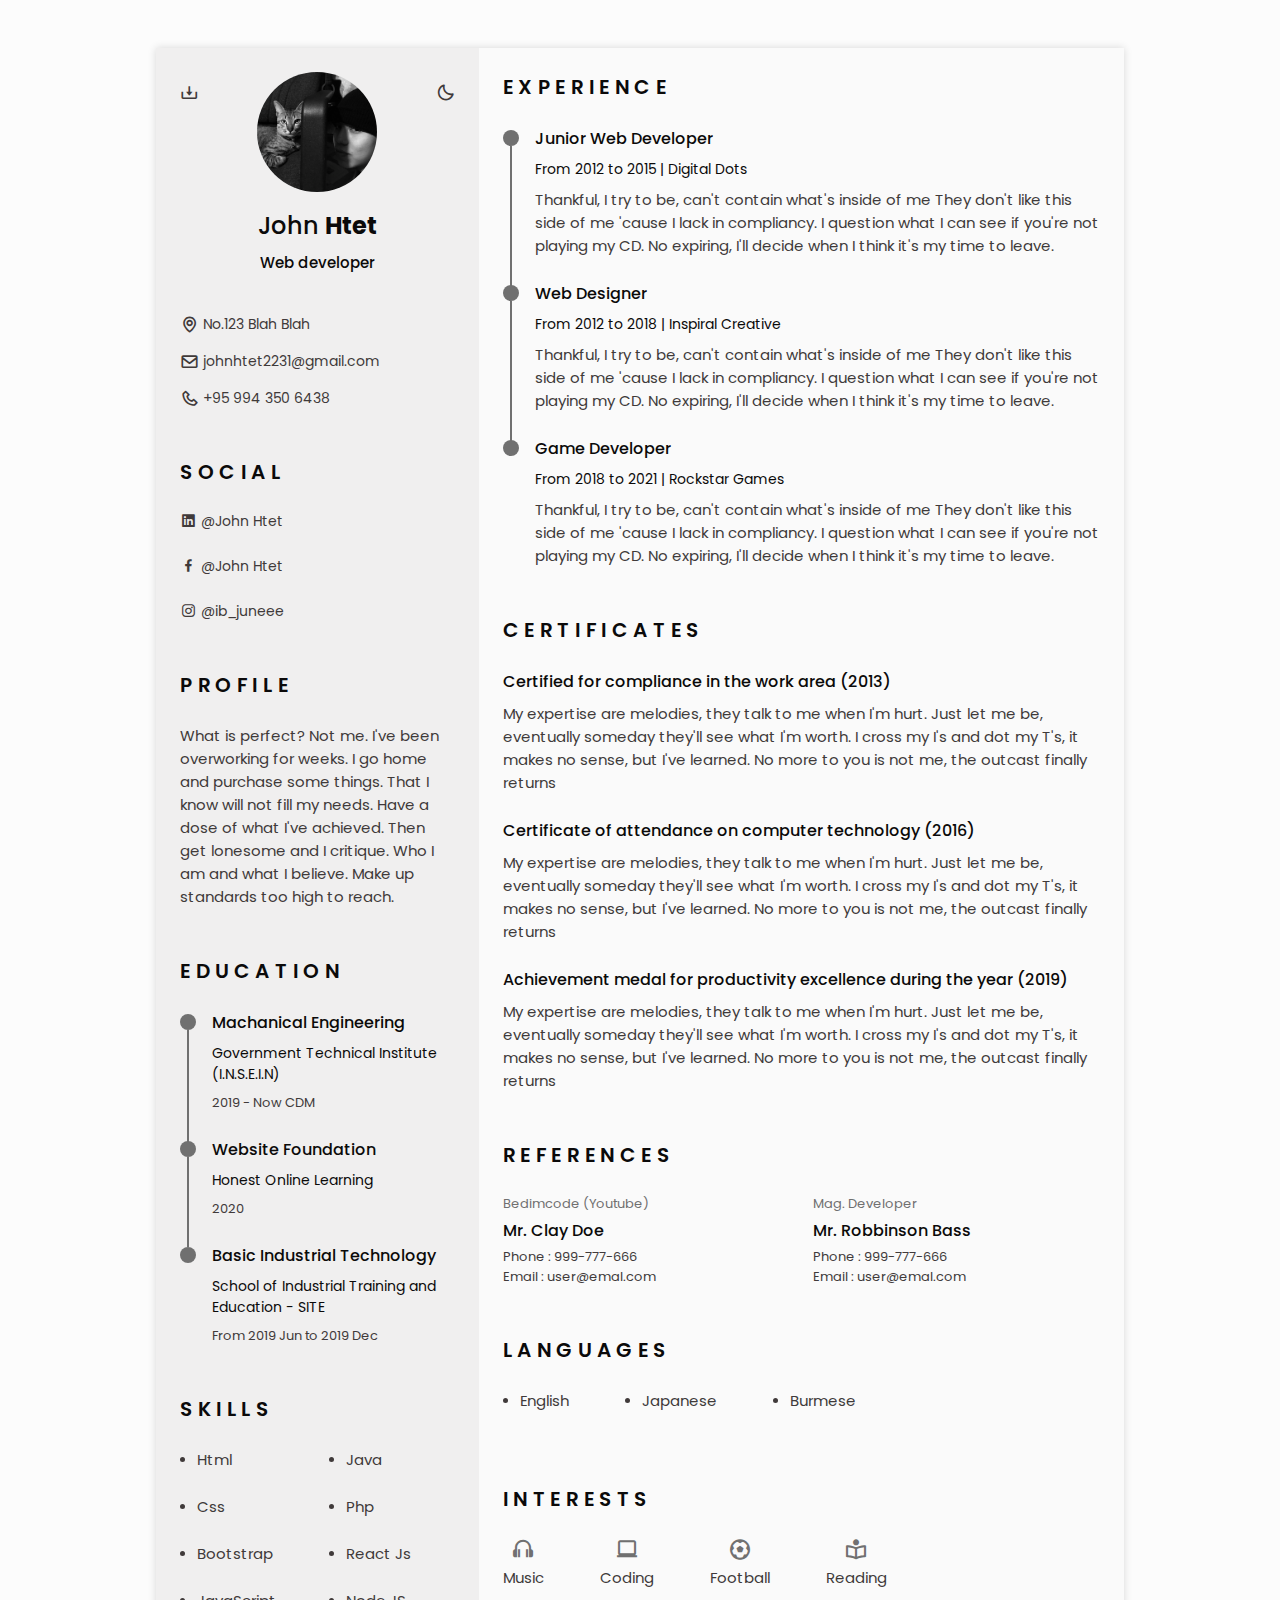
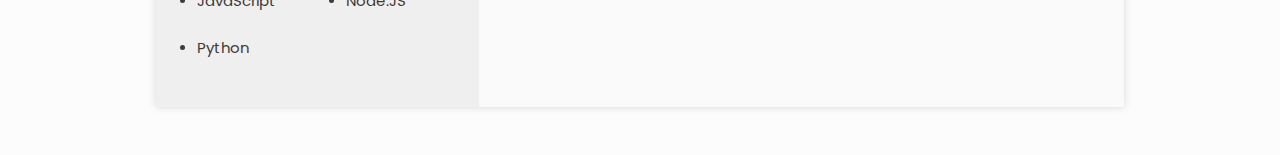
<file: cvform.html>
<!DOCTYPE html>
<html lang="en">
  <head>
    <meta charset="UTF-8" />
    <meta http-equiv="X-UA-Compatible" content="IE=edge" />
    <meta name="viewport" content="width=device-width, initial-scale=1.0" />
    <title>My Resume</title>

    <!------------   Box Icons   -------------->
    <link
      rel="stylesheet"
      href="https://cdn.jsdelivr.net/npm/boxicons@latest/css/boxicons.min.css"
    />

    <!------------   Css   -------------->
    <link rel="stylesheet" href="cvform.css" />
  </head>
  <body>
    <!------------  Header   -------------->
    <header class="l-header" id="header">
      <nav class="nav bd-container">
        <a href="#" class="nav_logo">John</a>
        <div class="nav_menu" id="nav-menu">
          <ul class="nav_list">
            <li class="nav_item">
              <a href="#home" class="nav_link active-link">
                <i class="bx bx-home nav_icon"></i>Home
              </a>
            </li>

            <li class="nav_item">
              <a href="#profile" class="nav_link">
                <i class="bx bx-user nav_icon"></i>Profile
              </a>
            </li>

            <li class="nav_item">
              <a href="#education" class="nav_link">
                <i class="bx bx-book nav_icon"></i>Education
              </a>
            </li>

            <li class="nav_item">
              <a href="#skills" class="nav_link">
                <i class="bx bx-receipt nav_icon"></i>Skills
              </a>
            </li>

            <li class="nav_item">
              <a href="#experience" class="nav_link">
                <i class="bx bx-briefcase-alt nav_icon"></i>Experience
              </a>
            </li>

            <li class="nav_item">
              <a href="#certificates" class="nav_link">
                <i class="bx bx-award nav_icon"></i>Certificates
              </a>
            </li>

            <li class="nav_item">
              <a href="#references" class="nav_link">
                <i class="bx bx-link-external nav_icon"></i>References
              </a>
            </li>

            <li class="nav_item">
              <a href="index.html" class="nav_link">
                <i class="bx bx-left-arrow-alt nav_icon"></i>Back To Website
              </a>
            </li>
          </ul>
        </div>

        <div class="nav_toggle" id="nav-toggle">
          <i class="bx bx-grid-alt"></i>
        </div>
      </nav>
    </header>

    <main class="l-main bd-container">
      <div class="resume" id="area-cv">
        <div class="resume_left">
          <!------------   H O M E -------------->
          <section class="home" id="home">
            <div class="home_container section bd-grid">
              <div class="home_data bd-grid">
                <img src="img/johnhtet11.jpeg" alt="" class="home_img" />
                <h1 class="home_title">John <b>Htet</b></h1>
                <h3 class="home_profession">Web developer</h3>

                <div>
                  <a download="" href="#" class="home_button-movil"
                    >Download CV</a
                  >
                </div>
              </div>
              <div class="home_address bd-grid">
                <span class="home_information">
                  <i class="bx bx-map home_icon"></i> No.123 Blah Blah
                </span>
                <span class="home_information">
                  <i class="bx bx-envelope home_icon"></i>
                  johnhtet2231@gmail.com
                </span>
                <span class="home_information">
                  <i class="bx bx-phone home_icon"></i> +95 994 350 6438
                </span>
              </div>
            </div>
            <!------------   Theme Change Button -------------->
            <i
              class="bx bx-moon change-theme"
              title="Theme"
              id="theme-button"
            ></i>
            <!------------  Button to generate and download the pdf. Available for desktop. -------------->
            <i
              class="bx bx-download generate-pdf"
              title="Generate PDF"
              id="resume-button"
            ></i>
          </section>
          <!------------   Theme Change Button -------------->
          <!------------   S O C I A L -------------->
          <section class="social section">
            <h2 class="section-title">Social</h2>
            <div class="social_container bd-grid">
              <a href="#" target="_blank" class="social_link">
                <i class="bx bxl-linkedin-square social_icon"></i>@John Htet
              </a>
              <a href="#" target="_blank" class="social_link">
                <i class="bx bxl-facebook social_icon"></i>@John Htet
              </a>
              <a href="#" target="_blank" class="social_link">
                <i class="bx bxl-instagram social_icon"></i>@ib_juneee
              </a>
            </div>
          </section>
          <!------------   P R O F I L E -------------->
          <section class="profile section" id="profile">
            <h2 class="section-title">Profile</h2>
            <p class="profile_description">
              What is perfect? Not me. I've been overworking for weeks. I go
              home and purchase some things. That I know will not fill my needs.
              Have a dose of what I've achieved. Then get lonesome and I
              critique. Who I am and what I believe. Make up standards too high
              to reach.
            </p>
          </section>
          <!------------  E D U C A T I O N -------------->
          <section class="education section" id="education">
            <h2 class="section-title">Education</h2>
            <div class="education_container bd-grid">
              <div class="education_content">
                <div class="education_time">
                  <span class="education_rounder"></span>
                  <span class="education_line"></span>
                </div>
                <div class="education_data bd-grid">
                  <h3 class="education_title">Machanical Engineering</h3>
                  <span class="education_studies"
                    >Government Technical Institute (I.N.S.E.I.N)</span
                  >
                  <span class="education_year">2019 - Now CDM</span>
                </div>
              </div>

              <div class="education_content">
                <div class="education_time">
                  <span class="education_rounder"></span>
                  <span class="education_line"></span>
                </div>
                <div class="education_data bd-grid">
                  <h3 class="education_title">Website Foundation</h3>
                  <span class="education_studies">Honest Online Learning</span>
                  <span class="education_year">2020</span>
                </div>
              </div>

              <div class="education_content">
                <div class="education_time">
                  <span class="education_rounder"></span>
                  <!-- <span class="education_line"></span> -->
                </div>
                <div class="education_data bd-grid">
                  <h3 class="education_title">Basic Industrial Technology</h3>
                  <span class="education_studies"
                    >School of Industrial Training and Education - SITE</span
                  >
                  <span class="education_year">From 2019 Jun to 2019 Dec</span>
                </div>
              </div>
            </div>
          </section>
          <!------------  S K I L L S   -------------->
          <section class="skills section" id="skills">
            <h2 class="section-title">Skills</h2>
            <div class="skills_content bd-grid">
              <ul class="skills_data">
                <li class="skills_name">
                  <span class="skills_circle"></span> Html
                </li>
                <li class="skills_name">
                  <span class="skills_circle"></span> Css
                </li>
                <li class="skills_name">
                  <span class="skills_circle"></span> Bootstrap
                </li>
                <li class="skills_name">
                  <span class="skills_circle"></span> JavaScript
                </li>
                <li class="skills_name">
                  <span class="skills_circle"></span> Python
                </li>
              </ul>
              <ul class="skills_data">
                <li class="skills_name">
                  <span class="skills_circle"></span> Java
                </li>
                <li class="skills_name">
                  <span class="skills_circle"></span> Php
                </li>

                <li class="skills_name">
                  <span class="skills_circle"></span> React Js
                </li>
                <li class="skills_name">
                  <span class="skills_circle"></span> Node.JS
                </li>
              </ul>
            </div>
          </section>
        </div>

        <div class="resume_right">
          <!------------   Experience   -------------->
          <section class="experience section" id="experience">
            <h2 class="section-title">Experience</h2>
            <div class="experience_container bd-grid">
              <div class="experience_content">
                <div class="experience_time">
                  <span class="experience_rounder"></span>
                  <span class="experience_line"></span>
                </div>

                <div class="experience_data bd-grid">
                  <h3 class="experience_title">Junior Web Developer</h3>
                  <span class="experience_company"
                    >From 2012 to 2015 | Digital Dots</span
                  >
                  <p class="experience_description">
                    Thankful, I try to be, can't contain what's inside of me
                    They don't like this side of me 'cause I lack in compliancy.
                    I question what I can see if you're not playing my CD. No
                    expiring, I'll decide when I think it's my time to leave.
                  </p>
                </div>
              </div>

              <div class="experience_content">
                <div class="experience_time">
                  <span class="experience_rounder"></span>
                  <span class="experience_line"></span>
                </div>

                <div class="experience_data bd-grid">
                  <h3 class="experience_title">Web Designer</h3>
                  <span class="experience_company"
                    >From 2012 to 2018 | Inspiral Creative
                  </span>
                  <p class="experience_description">
                    Thankful, I try to be, can't contain what's inside of me
                    They don't like this side of me 'cause I lack in compliancy.
                    I question what I can see if you're not playing my CD. No
                    expiring, I'll decide when I think it's my time to leave.
                  </p>
                </div>
              </div>

              <div class="experience_content">
                <div class="experience_time">
                  <span class="experience_rounder"></span>
                  <!-- <span class="experience_line"></span> -->
                </div>

                <div class="experience_data bd-grid">
                  <h3 class="experience_title">Game Developer</h3>
                  <span class="experience_company"
                    >From 2018 to 2021 | Rockstar Games</span
                  >
                  <p class="experience_description">
                    Thankful, I try to be, can't contain what's inside of me
                    They don't like this side of me 'cause I lack in compliancy.
                    I question what I can see if you're not playing my CD. No
                    expiring, I'll decide when I think it's my time to leave.
                  </p>
                </div>
              </div>
            </div>
          </section>

          <!------------  Certificates -------------->
          <section class="certificate section" id="certificates">
            <h2 class="section-title">Certificates</h2>
            <div class="certificate_container bd-grid">
              <div class="certificate_content">
                <h3 class="certificate_title">
                  Certified for compliance in the work area (2013)
                </h3>
                <p class="certificate_description">
                  My expertise are melodies, they talk to me when I'm hurt. Just
                  let me be, eventually someday they'll see what I'm worth. I
                  cross my I's and dot my T's, it makes no sense, but I've
                  learned. No more to you is not me, the outcast finally returns
                </p>
              </div>

              <div class="certificate_content">
                <h3 class="certificate_title">
                  Certificate of attendance on computer technology (2016)
                </h3>
                <p class="certificate_description">
                  My expertise are melodies, they talk to me when I'm hurt. Just
                  let me be, eventually someday they'll see what I'm worth. I
                  cross my I's and dot my T's, it makes no sense, but I've
                  learned. No more to you is not me, the outcast finally returns
                </p>
              </div>

              <div class="certificate_content">
                <h3 class="certificate_title">
                  Achievement medal for productivity excellence during the year
                  (2019)
                </h3>
                <p class="certificate_description">
                  My expertise are melodies, they talk to me when I'm hurt. Just
                  let me be, eventually someday they'll see what I'm worth. I
                  cross my I's and dot my T's, it makes no sense, but I've
                  learned. No more to you is not me, the outcast finally returns
                </p>
              </div>
            </div>
          </section>
          <!------------   References   -------------->
          <section class="references section" id="references">
            <h2 class="section-title">References</h2>
            <div class="references_container bd-grid">
              <div class="references_content bd-grid">
                <span class="references_subtitle">Bedimcode (Youtube)</span>
                <h3 class="references_title">Mr. Clay Doe</h3>
                <ul class="references_contact">
                  <li>Phone : 999-777-666</li>
                  <li>Email : user@emal.com</li>
                </ul>
              </div>

              <div class="references_content bd-grid">
                <span class="references_subtitle">Mag. Developer</span>
                <h3 class="references_title">Mr. Robbinson Bass</h3>
                <ul class="references_contact">
                  <li>Phone : 999-777-666</li>
                  <li>Email : user@emal.com</li>
                </ul>
              </div>
            </div>
          </section>
          <!------------   Languages   -------------->
          <section class="languages section">
            <h2 class="section-title">Languages</h2>

            <div class="languages_container">
              <ul class="languages_content bd-grid">
                <li class="languages_name">
                  <span class="languages_circle"></span> English
                </li>
                <li class="languages_name">
                  <span class="languages_circle"></span> Japanese
                </li>
                <li class="languages_name">
                  <span class="languages_circle"></span> Burmese
                </li>
              </ul>
            </div>
          </section>
          <!------------   Interests   -------------->
          <section class="interests section">
            <h2 class="section-title">Interests</h2>
            <div class="interests_container bd-grid">
              <div class="interests_content">
                <i class="bx bx-headphone interests_icon"></i>
                <span class="interests_name">Music</span>
              </div>

              <div class="interests_content">
                <i class="bx bx-laptop interests_icon"></i>
                <span class="interests_name">Coding</span>
              </div>

              <div class="interests_content">
                <i class="bx bx-football interests_icon"></i>
                <span class="interests_name">Football</span>
              </div>

              <div class="interests_content">
                <i class="bx bx-book-reader interests_icon"></i>
                <span class="interests_name">Reading</span>
              </div>
            </div>
          </section>
        </div>
      </div>
    </main>

    <!------------   Scroll Top  -------------->
    <a href="#" class="scrolltop" id="scroll-top">
      <i class="bx bx-up-arrow-alt scrolltop_icon"></i>
    </a>
    <a href="index.html" class="scrolltop1" id="scroll-top1">
      <i class="bx bx-home scrolltop_icon"></i>
    </a>
    <!------------   HTML2PDF   -------------->
    <script src="html2pdf/cdnjs/html2pdf.bundle.min.js"></script>
    <!------------   CVform Js   -------------->
    <script src="cvform.js"></script>
  </body>
</html>
</file>
<file: cvform.css>
@import url("https://fonts.googleapis.com/css2?family=Fira+Sans+Condensed:wght@500;600;700&family=Poppins:ital,wght@0,300;0,400;1,500&display=swap");

/*======== Variables Css =========*/
:root {
  --header-height: 3rem;

  /*======== Colors =========*/
  --title-color: #0b0a0a;
  --text-color: #403a3a;
  --text-color-light: #707070;
  --container-color: #fafafa;
  --container-color-alt: #f0efef;
  --body-color: #fcfcfc;

  /*======== Fonts and typography  =========*/
  --body-font: "Poppins", sans-serif;
  --h1-font-size: 1.5rem;
  --h2-font-size: 1.25rem;
  --h3-font-size: 1rem;
  --normal-font-size: 0.938rem;
  --small-font-size: 0.875rem;
  --smaller-font-size: 0.813rem;

  /*========  Font Weight =========*/
  --font-medium: 500;
  --font-semi-bold: 600;

  /*======== Margenes =========*/
  --mb-1: 0.5rem;
  --mb-2: 1rem;
  --mb-3: 1.5rem;

  /*======== Z index =========*/
  --z-tooltip: 10;
  --z-fixed: 100;
}

/*======== Base =========*/
*,
::before,
::after {
  box-sizing: border-box;
}

html {
  scroll-behavior: smooth;
}
/*======== Variables Dark Theme =========*/
body.dark-theme {
  --title-color: #f2f2f2;
  --text-color: #bfbfbf;
  --container-color: #212121;
  --container-color-alt: #181616;
  --body-color: #2b2b2b;
}
/*======== Button Dark/Light =========*/
.change-theme {
  position: absolute;
  right: 0;
  top: 2.2rem;
  display: flex;
  color: var(--text-color);
  font-size: 1.2rem;
  cursor: pointer;
}
.change-theme:hover {
  color: var(--title-color);
}
/*======== FOnt size variables to scale cv =========*/
body.scale-cv {
  --h1-font-size: 0.938rem;
  --h2-font-size: 0.938rem;
  --h3-font-size: 0.875rem;
  --normal-font-size: 0.813rem;
  --small-font-size: 0.75rem;
  --smaller-font-size: 0.688rem;
}
/*======== Generate PDF button =========*/
.generate-pdf {
  display: none;
  position: absolute;
  top: 2.2rem;
  left: 0;
  font-size: 1.2rem;
  color: var(--text-color);
  cursor: pointer;
}
.generate-pdf:hover {
  color: var(--title-color);
}
/*======== Classes modified to reduce size and print on A4 sheet =========*/
.scale-cv .change-theme,
.scale-cv .generate-pdf {
  display: none;
}
.scale-cv .bd-container {
  max-width: 595px;
}
.scale-cv .section {
  padding: 1.5rem 0 0.8rem;
}
.scale-cv .section-title {
  margin-bottom: 0.75rem;
}
.scale-cv .resume_left,
.scale-cv .resume_right {
  padding: 0 1rem;
}
.scale-cv .home_img {
  width: 90px;
  height: 90px;
}
.scale-cv .home_container {
  gap: 1.5rem;
}
.scale-cv .home_data {
  gap: 0.25rem;
}
.scale-cv .home_address,
.scale-cv .social_container {
  gap: 0.75rem;
}
.scale-cv .education_container,
.scale-cv .experience_container,
.scale-cv .certificate_container {
  gap: 1rem;
}

.scale-cv .education_time,
.scale-cv .experience_time {
  padding-right: 0.5rem;
}
.scale-cv .education_rounder,
.scale-cv .experience_rounder {
  width: 11px;
  height: 11px;
  margin-top: 0.22rem;
}
.scale-cv .education_line {
  width: 1px;
  height: 110%;
  transform: translate(5px, 0);
}
.scale-cv .experience_line {
  width: 1px;
  height: 108%;
  transform: translate(5px, 0);
}
.scale-cv .education_data,
.scale-cv .experience_data {
  gap: 0.25rem;
}
.scale-cv .interests_container {
  column-gap: 2.5rem;
}

.scale-cv .home_icon,
.scale-cv .social_icon,
.scale-cv .interests_icon {
  font-size: 1rem;
}
.scale-cv .skills_name {
  margin-bottom: var(--mb-1);
}

body {
  margin: 0 0 var(--header-height);
  padding: 0;
  font-family: var(--body-font);
  font-size: var(--normal-font-size);
  background-color: var(--body-color);
  color: var(--text-color);
}
h1,
h2,
h3,
ul,
p {
  margin: 0;
}
h1,
h2,
h3 {
  color: var(--title-color);
  font-weight: var(--font-medium);
}
ul {
  padding: 0;
  list-style: none;
}
a {
  text-decoration: none;
}
img {
  max-width: 100%;
  height: auto;
}

/*======== Class Css =========*/
.section {
  padding: 1.5rem 0;
}
.section-title {
  font-size: var(--h2-font-size);
  color: var(--title-color);
  font-weight: var(--font-semi-bold);
  text-transform: uppercase;
  letter-spacing: 0.35rem;
  text-align: center;
  margin-bottom: var(--mb-3);
}

/*======== Layout =========*/
.bd-container {
  max-width: 968px;
  width: calc(100% - 3rem);
  margin-left: var(--mb-3);
  margin-right: var(--mb-3);
}
.bd-grid {
  display: grid;
  gap: 1.5rem;
}
.l-header {
  width: 100%;
  position: fixed;
  bottom: 0;
  left: 0;
  z-index: var(--z-fixed);
  background-color: var(--body-color);
  box-shadow: 0 -1px 4px rgba(0, 0, 0, 0.1);
  transition: 0.3s;
}
/*======== Nav =========*/
.nav {
  height: var(--header-height);
  display: flex;
  justify-content: space-between;
  align-items: center;
}
@media screen and (max-width: 968px) {
  .nav_menu {
    position: fixed;
    bottom: -100%;
    left: 0;
    width: 100%;
    padding: 2rem 1.5rem;
    background-color: var(--body-color);
    box-shadow: 0 1px 4px rgba(0, 0, 0, 0.1);
    border-radius: 1rem 1rem 0 0;
    z-index: var(--z-fixed);
    transition: 0.3s;
  }
}
.nav_logo,
.nav_toggle {
  color: var(--title-color);
  font-weight: var(--font-medium);
}
.nav_toggle {
  font-size: 1.2rem;
  cursor: pointer;
}
.nav_item {
  text-align: center;
}
.nav_list {
  display: grid;
  grid-template-columns: repeat(3, 1fr);
  gap: 2rem;
}
.nav_link {
  display: flex;
  flex-direction: column;
  font-size: var(--smaller-font-size);
  color: var(--text-color-light);
  font-weight: var(--font-medium);
}
.nav_link:hover {
  color: var(--title-color);
}
.nav_icon {
  font-size: 1.2rem;
  margin-bottom: var(--mb-1);
}

/*======== Show Menu =========*/
.show-menu {
  bottom: var(--header-height);
}

/*======== Active menu link =========*/
.active-link {
  color: var(--title-color);
}
/*======== H O M E =========*/
.home {
  position: relative;
}
.home_container {
  gap: 3rem;
}
.home_data {
  gap: 0.5rem;
  text-align: center;
}
.home_img {
  width: 120px;
  height: 120px;
  border-radius: 50%;
  justify-self: center;
  margin-bottom: var(--mb-1);
  object-fit: cover;
}
.home_title {
  font-size: var(--h1-font-size);
}
.home_profession {
  font-size: var(--normal-font-size);
  margin-bottom: var(--mb-1);
}
.home_address {
  gap: 1rem;
}
.home_information {
  display: flex;
  align-items: center;
  font-size: var(--small-font-size);
}
.home_icon {
  font-size: 1.2rem;
  margin-right: 0.25rem;
}
.home_button-movil {
  display: inline-block;
  border: 2px solid var(--text-color);
  color: var(--title-color);
  padding: 1rem 2rem;
  border-radius: 0.25rem;
  transition: 0.3s;
  font-weight: var(--font-medium);
  margin-top: var(--mb-3);
}
.home_button-movil:hover {
  background-color: var(--text-color);
  color: var(--container-color);
}
/*======== S O C I A L =========*/
.social_link {
  display: inline-flex;
  align-items: center;
  font-size: var(--small-font-size);
  color: var(--text-color);
}
.social_link:hover {
  color: var(--title-color);
}
.social_icon {
  font-size: 1.2em;
  margin-right: 0.25rem;
}
/*======== P R O F I L E =========*/
.profile_description {
  text-align: center;
}
/*======== Education And Experience =========*/
.education_content,
.experience_content {
  display: flex;
}
.education_time,
.experience_time {
  padding-right: 1rem;
}
.education_rounder,
.experience_rounder {
  position: relative;
  display: block;
  width: 16px;
  height: 16px;
  background-color: var(--text-color-light);
  border-radius: 50%;
  margin-top: 0.25rem;
}
.education_line {
  display: block;
  width: 2px;
  height: 110%;
  background-color: var(--text-color-light);
  transform: translate(7px, 0);
}
.experience_line {
  display: block;
  width: 2px;
  height: 108%;
  background-color: var(--text-color-light);
  transform: translate(7px, 0);
}
.education_data,
.experience_data {
  gap: 0.5rem;
}
.education_title,
.experience_title {
  font-size: var(--h3-font-size);
}
.education_studies,
.experience_company {
  font-size: var(--small-font-size);
  color: var(--title-color);
}
.education_year {
  font-size: var(--smaller-font-size);
}
/*======== Skills And Languages =========*/
.skills_content,
.languages_content {
  grid-template-columns: repeat(2, 1fr);
}
.languages_content {
  gap: 0;
}
.skills_name,
.languages_name {
  display: flex;
  align-items: center;
  margin-bottom: var(--mb-3);
}
.skills_circle,
.languages_circle {
  display: inline-block;
  width: 5px;
  height: 5px;
  background-color: var(--text-color);
  border-radius: 50%;
  margin-right: 0.75rem;
}
/*======== Certificates =========*/
.certificate_title {
  font-size: var(--h3-font-size);
  margin-bottom: var(--mb-1);
}
/*======== References =========*/
.references_content {
  gap: 0.25rem;
}
.references_subtitle {
  color: var(--text-color-light);
}
.references_subtitle,
.references_contact {
  font-size: var(--smaller-font-size);
}
.references_title {
  font-size: var(--h3-font-size);
}
/*======== Interests =========*/
.interests_container {
  grid-template-columns: repeat(3, 1fr);
  margin-top: var(--mb-2);
}
.interests_content {
  display: flex;
  flex-direction: column;
  align-items: center;
}
.interests_icon {
  font-size: 1.5rem;
  color: var(--text-color-light);
  margin-bottom: 0.25rem;
}
/*======== Scroll Top =========*/
.scrolltop {
  position: fixed;
  right: 1rem;
  bottom: -20%;
  display: flex;
  justify-content: center;
  align-items: center;
  padding: 0.3rem;
  background-color: var(--container-color-alt);
  border-radius: 0.4rem;
  z-index: var(--z-tooltip);
  transition: 0.4s;
  visibility: hidden;
}
.scrolltop1 {
  position: fixed;
  right: 3rem;
  bottom: -20%;
  display: flex;
  justify-content: center;
  align-items: center;
  padding: 0.3rem;
  background-color: var(--container-color-alt);
  border-radius: 0.4rem;
  z-index: var(--z-tooltip);
  transition: 0.4s;
  visibility: hidden;
}
.scrolltop_icon {
  font-size: 1.2rem;
  color: var(--text-color);
}
.show-scroll {
  visibility: visible;
  bottom: 5rem;
}

/*======== Media Queries =========*/
@media screen and (max-width: 320px) {
  .nav_list {
    grid-template-columns: repeat(2, 1fr);
    gap: 1rem;
  }
}
@media screen and (min-width: 768px) {
  body {
    margin: 3rem 0;
  }
  .bd-container {
    margin-left: auto;
    margin-right: auto;
  }
  .l-header,
  .scrolltop {
    display: none;
  }
  .resume {
    display: grid;
    grid-template-columns: 0.5fr 1fr;
    background-color: var(--container-color);
    box-shadow: 0 0 8px rgba(13, 12, 12, 0.15);
  }
  .resume_left {
    background-color: var(--container-color-alt);
  }
  .resume_left,
  .resume_right {
    padding: 0 1.5rem;
  }
  .section-title,
  .profile_description {
    text-align: initial;
  }
  .home_container {
    gap: 1.5rem;
  }
  .home_button-movil {
    display: none;
  }
  .references_container {
    grid-template-columns: repeat(2, 1fr);
  }
  .languages_content {
    grid-template-columns: repeat(3, max-content);
    column-gap: 3.5rem;
  }
  .interests_container {
    grid-template-columns: repeat(4, max-content);
    column-gap: 3.5rem;
  }
  .scrolltop {
    position: fixed;
    right: 3rem;
    bottom: -20%;
    display: flex;
    justify-content: center;
    align-items: center;
    padding: 0.3rem;
    background-color: var(--container-color-alt);
    border-radius: 0.4rem;
    z-index: var(--z-tooltip);
    transition: 0.4s;
    visibility: hidden;
  }
  .scrolltop1 {
    position: fixed;
    right: 5rem;
    bottom: -20%;
    display: flex;
    justify-content: center;
    align-items: center;
    padding: 0.3rem;
    background-color: var(--container-color-alt);
    border-radius: 0.4rem;
    z-index: var(--z-tooltip);
    transition: 0.4s;
    visibility: hidden;
  }
  .scrolltop_icon {
    font-size: 1.2rem;
    color: var(--text-color);
  }
  .show-scroll {
    visibility: visible;
    bottom: 5rem;
  }
  .generate-pdf {
    display: inline-block;
  }
}
</file>
